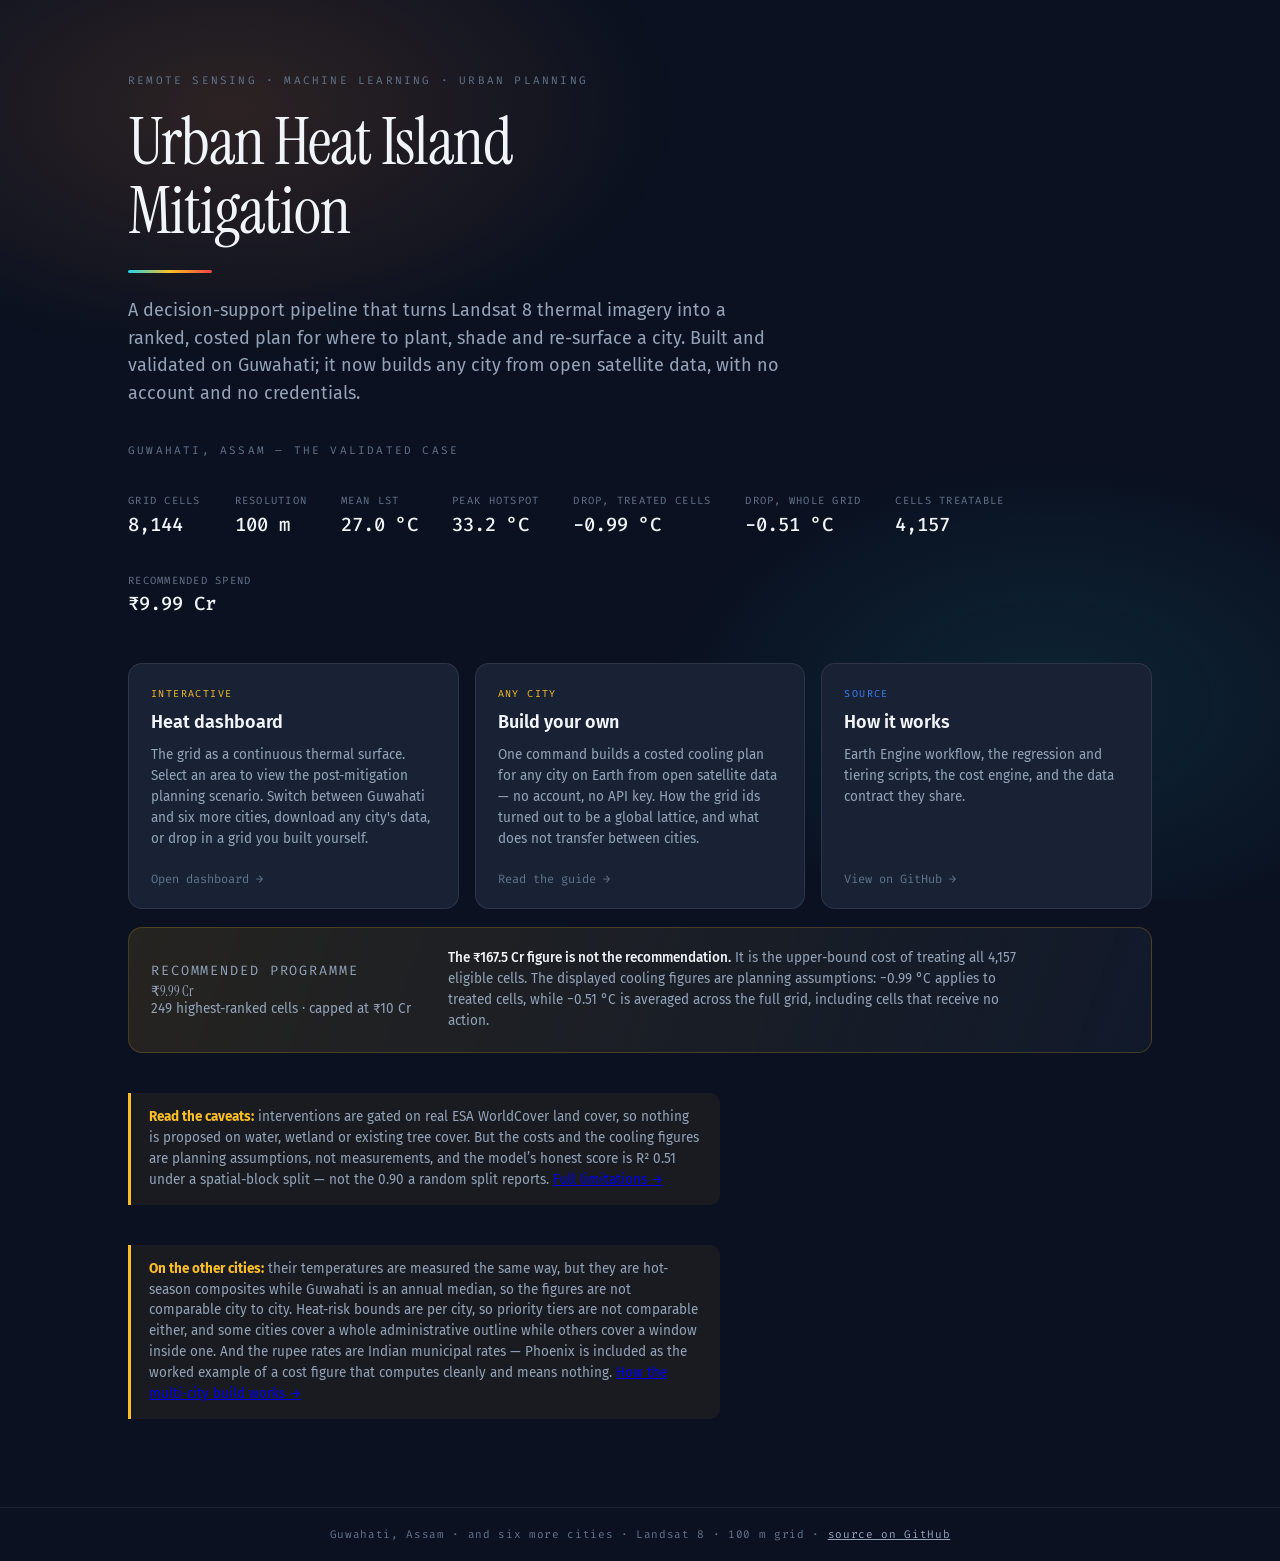
<file: index.html>
<!DOCTYPE html>
<html lang="en">
<head>
<meta charset="UTF-8" />
<meta name="viewport" content="width=device-width, initial-scale=1" />
<title>Urban Heat Island Mitigation — Guwahati and six more cities</title>
<meta name="description" content="Turning Landsat thermal imagery into a ranked, costed cooling plan — for Guwahati, and for any city you point it at." />
<link rel="icon" href="data:image/svg+xml,%3Csvg xmlns='http://www.w3.org/2000/svg' viewBox='0 0 32 32'%3E%3Ccircle cx='16' cy='16' r='13' fill='%23FB923C'/%3E%3Ccircle cx='16' cy='16' r='7' fill='%23EF4444'/%3E%3C/svg%3E" />
<link rel="preconnect" href="https://fonts.googleapis.com" />
<link rel="preconnect" href="https://fonts.gstatic.com" crossorigin />
<link href="https://fonts.googleapis.com/css2?family=Instrument+Serif&family=Fira+Code:wght@400;500&family=Fira+Sans:wght@300;400;500;600&display=swap" rel="stylesheet" />
<style>
:root {
  --bg: #0B1120; --surface: #131C2E; --surface-2: #192134;
  --border: rgba(255,255,255,.09); --border-2: rgba(255,255,255,.18);
  --fg: #F1F5F9; --muted: #94A3B8; --dim: #64748B;
  --accent: #FBBF24; --cool: #34D399; --primary: #3B82F6;
}
* { box-sizing: border-box; margin: 0; padding: 0; }
body {
  background: var(--bg);
  color: var(--fg);
  font-family: 'Fira Sans', system-ui, sans-serif;
  line-height: 1.55;
  min-height: 100vh;
  display: flex;
  flex-direction: column;
}
.glow {
  position: fixed; inset: 0; z-index: 0; pointer-events: none;
  background:
    radial-gradient(50% 40% at 18% 12%, rgba(251,146,60,.14), transparent 70%),
    radial-gradient(45% 40% at 82% 78%, rgba(34,211,238,.10), transparent 70%);
}
main { position: relative; z-index: 1; flex: 1; width: 100%; max-width: 1080px; margin: 0 auto; padding: 72px 28px 40px; }
.eyebrow {
  font-family: 'Fira Code', monospace; font-size: 11px; letter-spacing: .2em;
  text-transform: uppercase; color: var(--dim); margin-bottom: 18px;
}
h1 { font-family: 'Instrument Serif', Georgia, serif; font-weight: 400; font-size: clamp(38px, 6vw, 66px); line-height: 1.05; letter-spacing: -.015em; }
.rule { width: 84px; height: 3px; border-radius: 2px; margin: 24px 0; background: linear-gradient(90deg, #22D3EE, var(--accent), #EF4444); }
.lead { color: var(--muted); font-size: clamp(15px, 1.6vw, 18px); max-width: 66ch; }

.stats { display: flex; flex-wrap: wrap; gap: 34px; margin: 34px 0 44px; }
.stats div span { display: block; font-family: 'Fira Code', monospace; font-size: 10.5px; letter-spacing: .12em; text-transform: uppercase; color: var(--dim); }
.stats div b { font-family: 'Fira Code', monospace; font-size: 19px; font-weight: 500; }

.cards { display: grid; grid-template-columns: repeat(auto-fit, minmax(260px, 1fr)); gap: 16px; }
a.card {
  display: flex; flex-direction: column; gap: 8px;
  background: var(--surface-2); border: 1px solid var(--border);
  border-radius: 14px; padding: 22px 22px 20px;
  text-decoration: none; color: inherit;
  transition: border-color .2s ease, background .2s ease, transform .2s ease;
}
a.card:hover { border-color: var(--border-2); background: #1F2A40; transform: translateY(-2px); }
a.card:focus-visible { outline: 2px solid var(--accent); outline-offset: 3px; }
.card .tag {
  font-family: 'Fira Code', monospace; font-size: 10px; letter-spacing: .14em;
  text-transform: uppercase; color: var(--accent);
}
.card.b .tag { color: var(--primary); }
.card.c .tag { color: var(--cool); }
.card h2 { font-size: 18px; font-weight: 600; }
.card p { color: var(--muted); font-size: 13.5px; }
.card .go { margin-top: auto; padding-top: 12px; font-family: 'Fira Code', monospace; font-size: 12px; color: var(--dim); }
a.card:hover .go { color: var(--fg); }

.budget-context {
  display: grid; grid-template-columns: minmax(180px, .8fr) minmax(0, 2fr);
  gap: 24px; align-items: center; margin: 18px 0 0;
  background: linear-gradient(110deg, rgba(251,191,36,.11), rgba(19,28,46,.78));
  border: 1px solid rgba(251,191,36,.20); border-radius: 14px; padding: 20px 22px;
}
.budget-kicker {
  font-family: 'Fira Code', monospace; font-size: 10px; letter-spacing: .14em;
  text-transform: uppercase; color: var(--accent); margin-bottom: 3px;
}
.budget-value { font-family: 'Instrument Serif', Georgia, serif; font-size: 34px; line-height: 1.05; }
.budget-label { color: var(--muted); font-size: 12.5px; }
.budget-context p { color: var(--muted); font-size: 13.5px; max-width: 72ch; }
.budget-context strong { color: var(--fg); font-weight: 500; }

.note {
  margin-top: 40px; border-left: 3px solid var(--accent);
  background: rgba(251,191,36,.06); border-radius: 0 10px 10px 0;
  padding: 14px 18px; font-size: 13.5px; color: var(--muted); max-width: 74ch;
}
.note b { color: var(--accent); }

footer {
  position: relative; z-index: 1;
  border-top: 1px solid var(--border); margin-top: 48px;
  padding: 18px 28px; text-align: center;
  font-family: 'Fira Code', monospace; font-size: 11px; color: var(--dim); letter-spacing: .06em;
}
footer a { color: var(--muted); }

@media (max-width: 620px) {
  main { padding: 44px 20px 32px; } .stats { gap: 22px; }
  .budget-context { grid-template-columns: 1fr; gap: 10px; }
}
@media (prefers-reduced-motion: reduce) { * { transition: none !important; } }
</style>
</head>
<body>
<div class="glow"></div>

<main>
  <p class="eyebrow">Remote sensing · Machine learning · Urban planning</p>
  <h1>Urban Heat Island<br/>Mitigation</h1>
  <div class="rule"></div>
  <p class="lead">A decision-support pipeline that turns Landsat&nbsp;8 thermal imagery into a ranked, costed plan for where to plant, shade and re-surface a city. Built and validated on Guwahati; it now builds any city from open satellite data, with no account and no credentials.</p>

  <p class="eyebrow" style="margin-top:34px">Guwahati, Assam — the validated case</p>
  <div class="stats">
    <div><span>Grid cells</span><b>8,144</b></div>
    <div><span>Resolution</span><b>100 m</b></div>
    <div><span>Mean LST</span><b>27.0 °C</b></div>
    <div><span>Peak hotspot</span><b>33.2 °C</b></div>
    <div><span>Drop, treated cells</span><b>−0.99 °C</b></div>
    <div><span>Drop, whole grid</span><b>−0.51 °C</b></div>
    <div><span>Cells treatable</span><b>4,157</b></div>
    <div><span>Recommended spend</span><b>₹9.99 Cr</b></div>
  </div>

  <div class="cards">
    <a class="card" href="/frontend/">
      <span class="tag">Interactive</span>
      <h2>Heat dashboard</h2>
      <p>The grid as a continuous thermal surface. Select an area to view the post-mitigation planning scenario. Switch between Guwahati and six more cities, download any city's data, or drop in a grid you built yourself.</p>
      <span class="go">Open dashboard →</span>
    </a>

    <a class="card" href="https://github.com/ankamteja/urban-heat-island-mitigation-simulation/blob/main/docs/12-multi-city.md">
      <span class="tag">Any city</span>
      <h2>Build your own</h2>
      <p>One command builds a costed cooling plan for any city on Earth from open satellite data — no account, no API key. How the grid ids turned out to be a global lattice, and what does not transfer between cities.</p>
      <span class="go">Read the guide →</span>
    </a>

    <a class="card b" href="https://github.com/ankamteja/urban-heat-island-mitigation-simulation">
      <span class="tag">Source</span>
      <h2>How it works</h2>
      <p>Earth Engine workflow, the regression and tiering scripts, the cost engine, and the data contract they share.</p>
      <span class="go">View on GitHub →</span>
    </a>
  </div>

  <section class="budget-context" aria-label="Budget context">
    <div>
      <p class="budget-kicker">Recommended programme</p>
      <p class="budget-value">₹9.99 Cr</p>
      <p class="budget-label">249 highest-ranked cells · capped at ₹10 Cr</p>
    </div>
    <p><strong>The ₹167.5 Cr figure is not the recommendation.</strong> It is the
      upper-bound cost of treating all 4,157 eligible cells. The displayed cooling
      figures are planning assumptions: −0.99 °C applies to treated cells, while
      −0.51 °C is averaged across the full grid, including cells that receive no action.</p>
  </section>

  <p class="note"><b>Read the caveats:</b> interventions are gated on real ESA WorldCover land cover, so nothing is proposed on water, wetland or existing tree cover. But the costs and the cooling figures are planning assumptions, not measurements, and the model’s honest score is R² 0.51 under a spatial-block split — not the 0.90 a random split reports. <a href="https://github.com/ankamteja/urban-heat-island-mitigation-simulation/blob/main/docs/08-limitations.md">Full limitations →</a></p>

  <p class="note"><b>On the other cities:</b> their temperatures are measured the same way, but they are hot-season composites while Guwahati is an annual median, so the figures are not comparable city to city. Heat-risk bounds are per city, so priority tiers are not comparable either, and some cities cover a whole administrative outline while others cover a window inside one. And the rupee rates are Indian municipal rates — Phoenix is included as the worked example of a cost figure that computes cleanly and means nothing. <a href="https://github.com/ankamteja/urban-heat-island-mitigation-simulation/blob/main/docs/12-multi-city.md">How the multi-city build works →</a></p>
</main>

<footer>
  Guwahati, Assam · and six more cities · Landsat 8 · 100 m grid ·
  <a href="https://github.com/ankamteja/urban-heat-island-mitigation-simulation">source on GitHub</a>
</footer>
</body>
</html>
</file>
